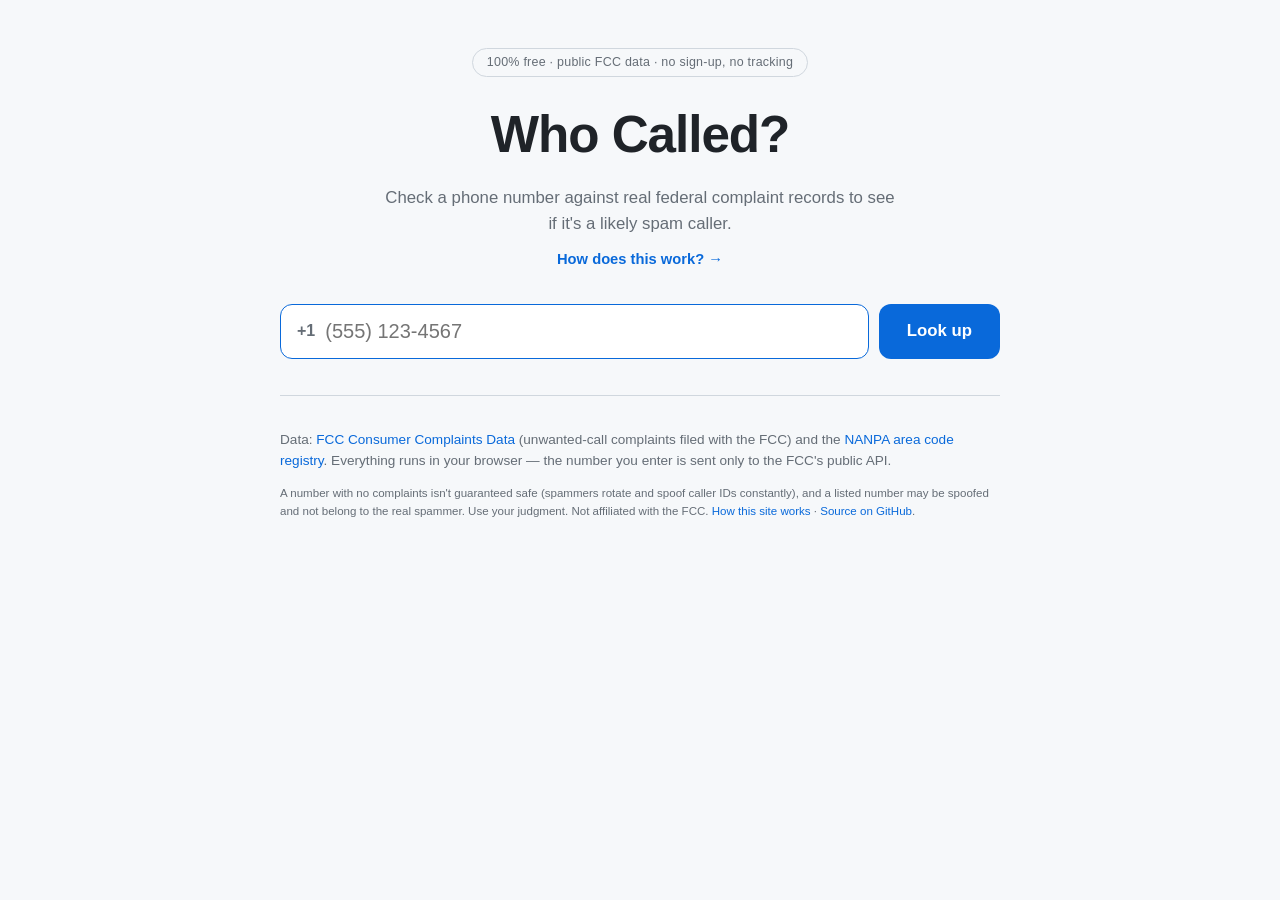
<file: index.html>
<!DOCTYPE html>
<html lang="en">
<head>
  <meta charset="UTF-8">
  <meta name="viewport" content="width=device-width, initial-scale=1.0">
  <title>Who Called? — Free Spam Call Lookup</title>
  <meta name="description" content="Free reverse phone spam lookup using public FCC complaint records. No paywall, no sign-up, no tracking.">
  <link rel="icon" href="data:image/svg+xml,<svg xmlns=%22http://www.w3.org/2000/svg%22 viewBox=%220 0 100 100%22><text y=%22.9em%22 font-size=%2290%22>📵</text></svg>">
  <link rel="stylesheet" href="css/style.css">
</head>
<body>
  <main class="container">
    <header class="hero">
      <div class="badge">100% free &middot; public FCC data &middot; no sign-up, no tracking</div>
      <h1>Who Called?</h1>
      <p class="tagline">Check a phone number against real federal complaint records to see if it's a likely spam caller.</p>
      <p class="hero-links"><a href="about.html">How does this work? →</a></p>
    </header>

    <form id="lookup-form" class="lookup" autocomplete="off">
      <div class="input-wrap">
        <span class="flag">+1</span>
        <input id="phone-input" type="tel" inputmode="tel" placeholder="(555) 123-4567"
               aria-label="Phone number to look up" maxlength="18" autofocus>
      </div>
      <button type="submit" id="lookup-btn">Look&nbsp;up</button>
    </form>
    <p id="input-error" class="input-error" role="alert" hidden></p>

    <section id="results" hidden>
      <div id="verdict" class="verdict">
        <div class="verdict-icon" id="verdict-icon"></div>
        <div class="verdict-text">
          <h2 id="verdict-title"></h2>
          <p id="verdict-sub"></p>
        </div>
        <button id="verdict-report" class="verdict-report" type="button" hidden>Report this caller ↓</button>
      </div>

      <div class="cards">
        <div class="card" id="card-number">
          <h3>Number info</h3>
          <dl id="number-info"></dl>
        </div>
        <div class="card" id="card-stats">
          <h3>Complaint summary</h3>
          <dl id="complaint-stats"></dl>
        </div>
      </div>

      <div class="card" id="card-chart" hidden>
        <h3>Complaints by year</h3>
        <div id="year-chart" class="year-chart" role="img" aria-label="Bar chart of complaints per year"></div>
      </div>

      <div class="card" id="card-map" hidden>
        <h3>Where reports came from</h3>
        <div id="state-map" class="state-map" role="img" aria-label="Tile map of US states shaded by number of complaints"></div>
        <p class="muted map-note">Shading = complaints filed from that state about this number.</p>
      </div>

      <div class="card" id="card-list" hidden>
        <h3>Most recent complaints <span id="list-note" class="muted"></span></h3>
        <div class="table-wrap">
          <table id="complaint-table">
            <thead>
              <tr><th>Date</th><th>Type</th><th>Method</th><th>Reported from</th></tr>
            </thead>
            <tbody></tbody>
          </table>
        </div>
      </div>

      <div class="card report-card" id="card-report">
        <h3>📣 Report this caller</h3>
        <p class="report-intro">Reports are what feed the database you just searched — every one makes the next lookup smarter and builds the enforcement case. It takes about a minute.</p>
        <div class="report-number">
          <span id="report-number-text" class="report-number-text"></span>
          <button id="copy-number" class="copy-btn" type="button">Copy number</button>
        </div>
        <ol class="report-steps">
          <li><strong>Robocall, spoofed caller ID, or scam?</strong> → <a id="report-fcc" href="https://consumercomplaints.fcc.gov/hc/en-us/requests/new?ticket_form_id=39744" target="_blank" rel="noopener">File with the FCC</a> (choose “Phone” → “Unwanted calls”).</li>
          <li><strong>Telemarketer ignoring the Do Not Call list?</strong> → <a id="report-ftc" href="https://www.donotcall.gov/report.html" target="_blank" rel="noopener">Report at donotcall.gov</a> — it asks only for the number, date, and time.</li>
        </ol>
        <h4 class="block-heading">Then block it</h4>
        <div class="block-grid">
          <div class="block-card">
            <div class="block-os">🍎 iPhone</div>
            <div class="block-path"><span>Phone</span><i>→</i><span>Recents</span><i>→</i><span>ⓘ</span><i>→</i><span>Block this Caller</span></div>
          </div>
          <div class="block-card">
            <div class="block-os">🤖 Android</div>
            <div class="block-path"><span>Phone</span><i>→</i><span>hold the number</span><i>→</i><span>Block / report spam</span></div>
          </div>
        </div>
        <p class="block-note">💬 Spam <em>text</em> instead? Forward it to <strong>7726</strong> (spells SPAM) — free, goes straight to your carrier.</p>
      </div>

      <div class="card actions">
        <h3>Dig deeper</h3>
        <div class="action-links" id="action-links"></div>
      </div>
    </section>

    <div id="loading" class="loading" hidden>
      <div class="spinner"></div>
      <p>Checking federal complaint records…</p>
    </div>

    <footer>
      <p>
        Data: <a href="https://opendata.fcc.gov/Consumer/CGB-Consumer-Complaints-Data/vakf-fz8e" target="_blank" rel="noopener">FCC Consumer Complaints Data</a>
        (unwanted-call complaints filed with the FCC) and the
        <a href="https://reports.nanpa.com/" target="_blank" rel="noopener">NANPA area code registry</a>.
        Everything runs in your browser — the number you enter is sent only to the FCC's public API.
      </p>
      <p class="muted">
        A number with no complaints isn't guaranteed safe (spammers rotate and spoof caller IDs constantly),
        and a listed number may be spoofed and not belong to the real spammer. Use your judgment.
        Not affiliated with the FCC. <a href="about.html">How this site works</a> · <a href="https://github.com/DrCaiola/spam-call-lookup" target="_blank" rel="noopener">Source on GitHub</a>.
      </p>
    </footer>
  </main>

  <script src="js/app.js"></script>
</body>
</html>
</file>
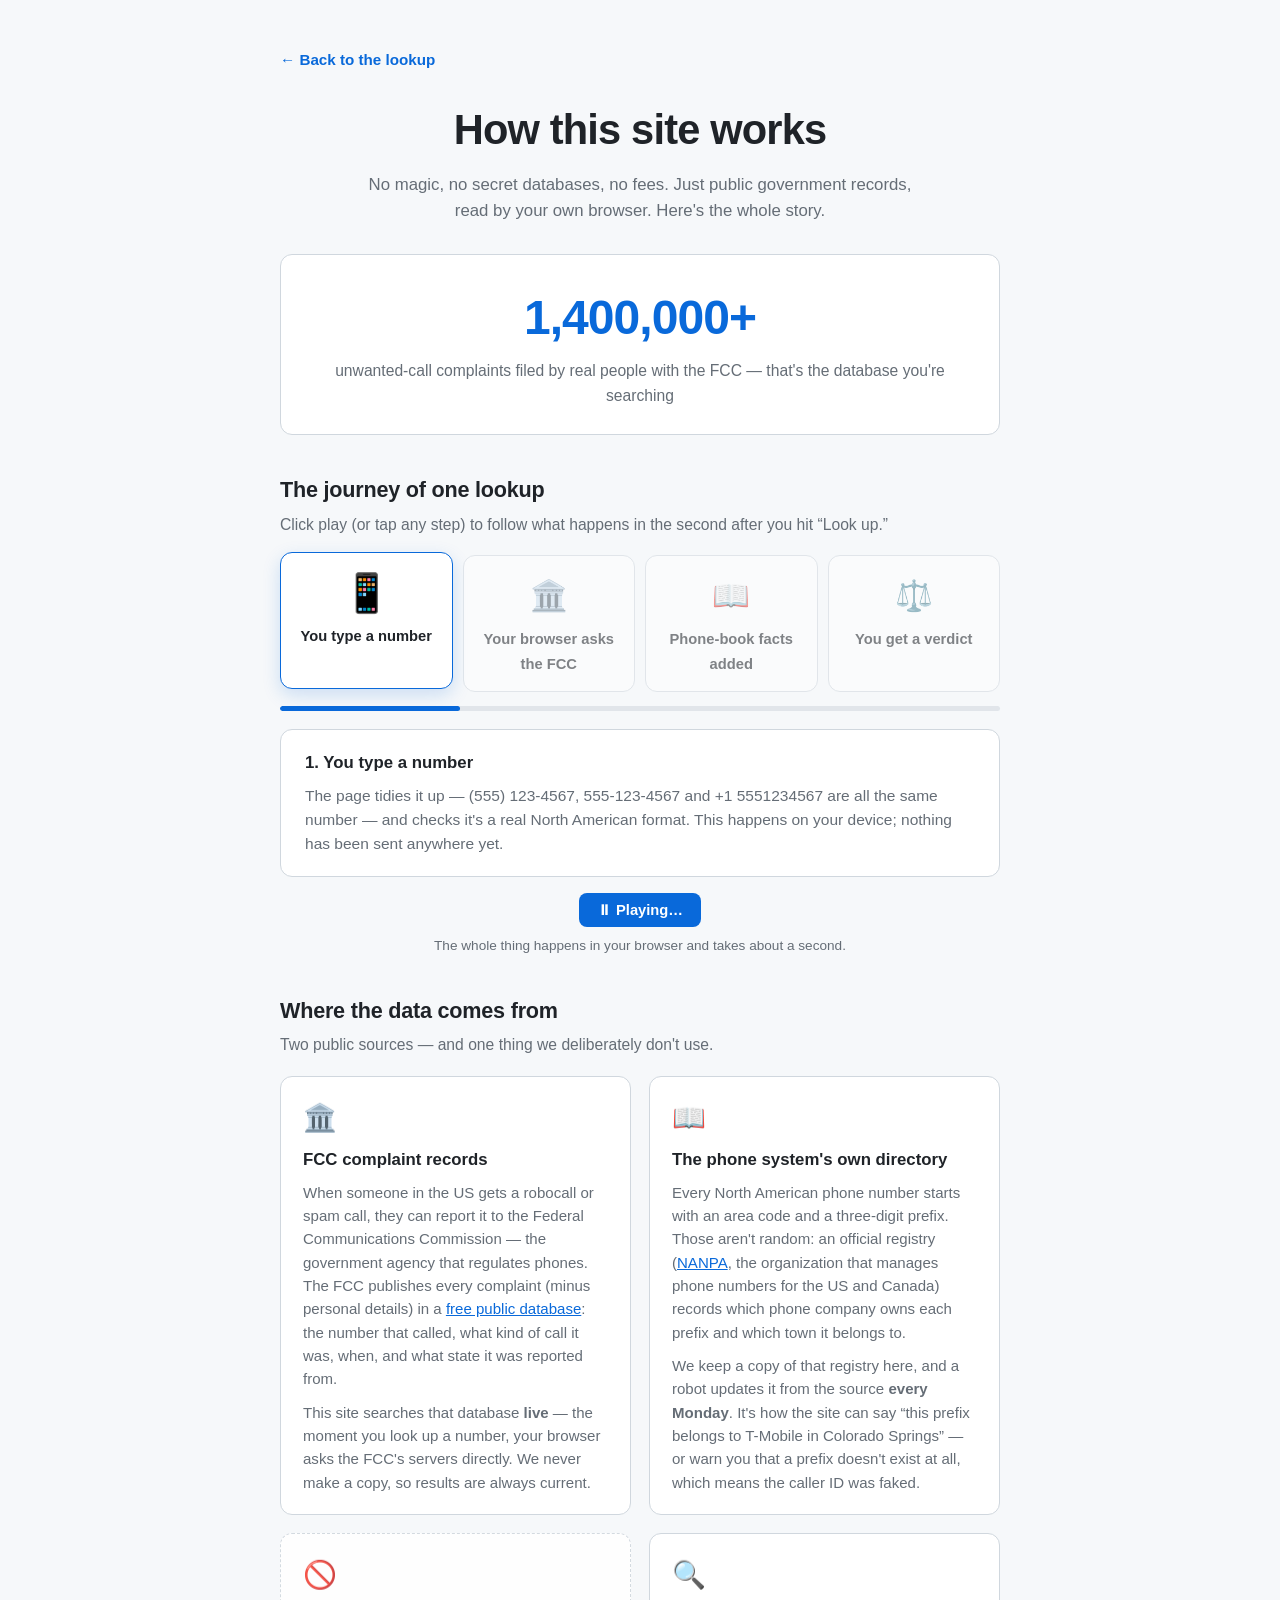
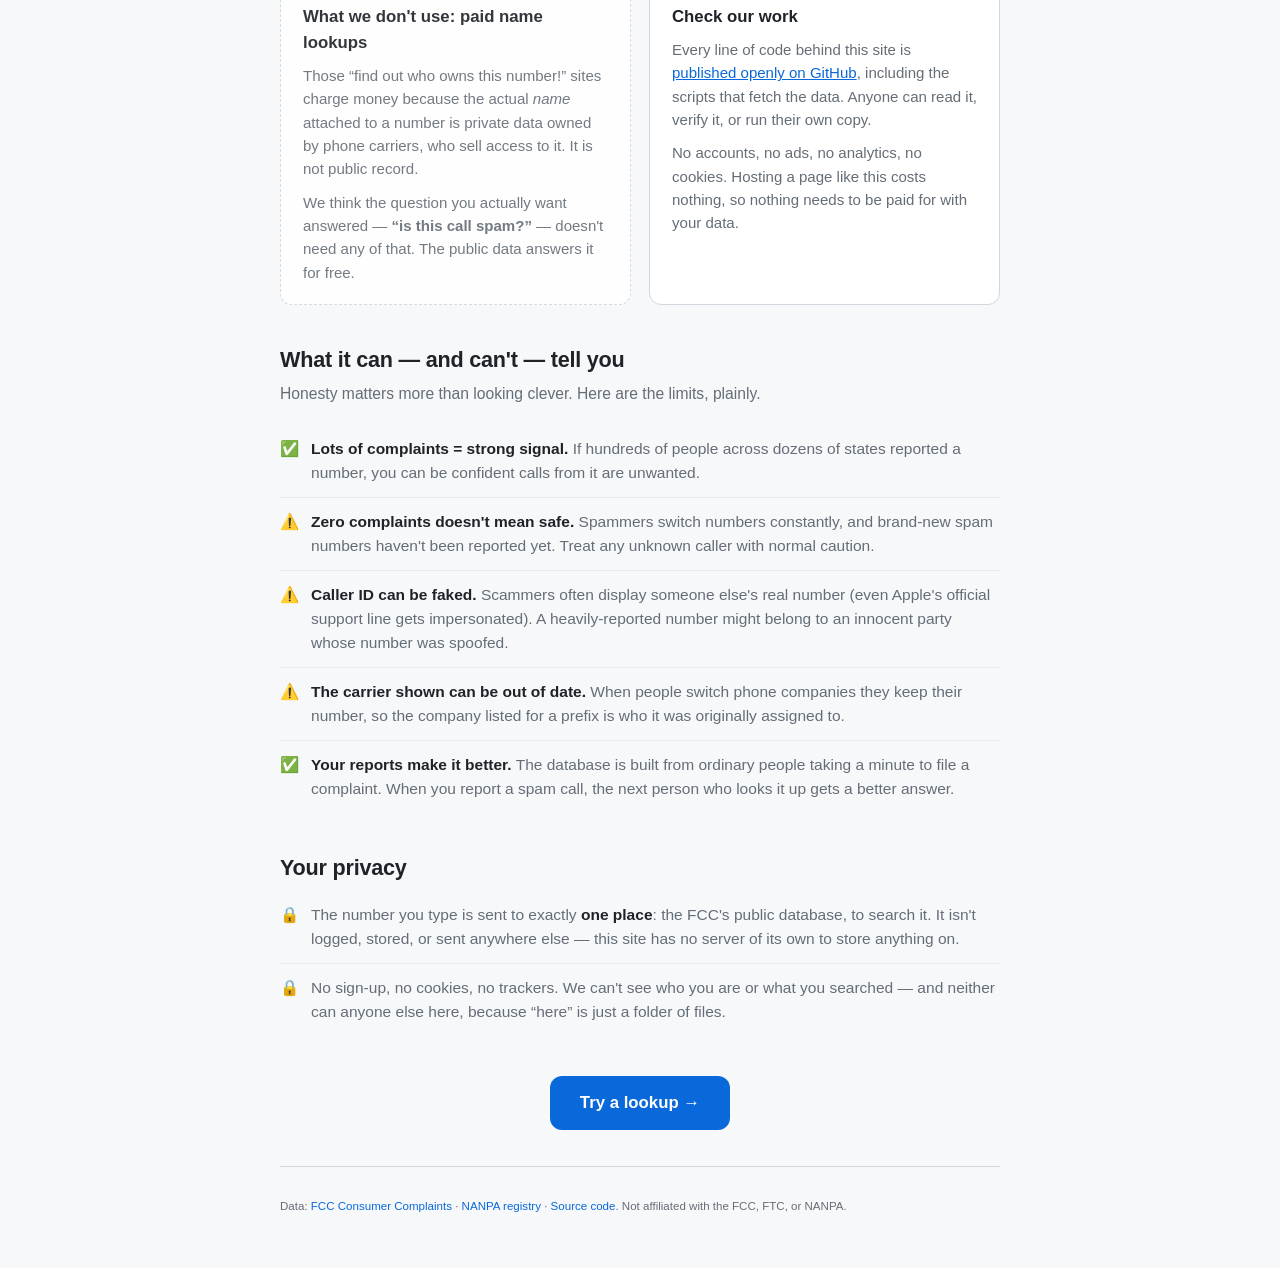
<file: about.html>
<!DOCTYPE html>
<html lang="en">
<head>
  <meta charset="UTF-8">
  <meta name="viewport" content="width=device-width, initial-scale=1.0">
  <title>How it works — Who Called?</title>
  <meta name="description" content="A plain-English explanation of how Who Called? checks numbers for spam using public government data — and what it can and can't tell you.">
  <link rel="icon" href="data:image/svg+xml,<svg xmlns=%22http://www.w3.org/2000/svg%22 viewBox=%220 0 100 100%22><text y=%22.9em%22 font-size=%2290%22>📵</text></svg>">
  <link rel="stylesheet" href="css/style.css">
  <style>
    .back-link {
      display: inline-block;
      color: var(--accent);
      text-decoration: none;
      font-weight: 600;
      font-size: 0.95rem;
      margin-bottom: 26px;
    }
    .back-link:hover { text-decoration: underline; }

    .about-hero { text-align: center; margin-bottom: 30px; }
    .about-hero h1 { font-size: clamp(1.9rem, 5vw, 2.6rem); margin: 0 0 10px; letter-spacing: -0.02em; }
    .about-hero p { color: var(--text-muted); max-width: 560px; margin: 0 auto; font-size: 1.05rem; }

    /* Live counter */
    .big-stat {
      text-align: center;
      border: 1px solid var(--border);
      border-radius: var(--radius);
      background: var(--bg-card);
      padding: 26px 20px;
      margin-bottom: 34px;
    }
    .big-stat .num {
      font-size: clamp(2rem, 7vw, 3rem);
      font-weight: 800;
      font-variant-numeric: tabular-nums;
      color: var(--accent);
      letter-spacing: -0.02em;
    }
    .big-stat .label { color: var(--text-muted); margin-top: 4px; font-size: 0.98rem; }

    /* Journey stepper */
    .journey { margin-bottom: 10px; }
    .journey-track {
      display: grid;
      grid-template-columns: repeat(4, 1fr);
      gap: 10px;
      position: relative;
      margin-bottom: 14px;
    }
    .journey-step {
      background: var(--bg-card);
      border: 1px solid var(--border);
      border-radius: var(--radius);
      padding: 16px 12px 14px;
      text-align: center;
      cursor: pointer;
      transition: border-color 0.25s, transform 0.25s, opacity 0.25s;
      opacity: 0.55;
    }
    .journey-step .emoji { font-size: 1.9rem; display: block; margin-bottom: 8px; transition: transform 0.3s; }
    .journey-step .step-name { font-weight: 700; font-size: 0.92rem; }
    .journey-step.active {
      opacity: 1;
      border-color: var(--accent);
      transform: translateY(-3px);
      box-shadow: 0 6px 18px color-mix(in srgb, var(--accent) 18%, transparent);
    }
    .journey-step.active .emoji { transform: scale(1.25); }
    .journey-step.done { opacity: 0.85; }
    .journey-step.done .step-name::after { content: " ✓"; color: var(--ok); }

    .journey-bar {
      height: 5px;
      background: color-mix(in srgb, var(--border) 55%, transparent);
      border-radius: 999px;
      overflow: hidden;
      margin-bottom: 18px;
    }
    .journey-bar .fill {
      height: 100%;
      width: 0%;
      background: var(--accent);
      border-radius: 999px;
      transition: width 0.55s ease;
    }

    .journey-detail {
      background: var(--bg-card);
      border: 1px solid var(--border);
      border-radius: var(--radius);
      padding: 20px 24px;
      min-height: 108px;
    }
    .journey-detail h3 { margin: 0 0 8px; font-size: 1.05rem; }
    .journey-detail p { margin: 0; color: var(--text-muted); font-size: 0.97rem; }
    .journey-controls { text-align: center; margin: 16px 0 0; }
    .journey-controls button {
      background: var(--accent);
      color: #fff;
      border: none;
      border-radius: 8px;
      font-size: 0.92rem;
      font-weight: 600;
      padding: 9px 18px;
      cursor: pointer;
    }
    .journey-controls button:hover { filter: brightness(1.12); }
    .journey-controls .hint { color: var(--text-muted); font-size: 0.85rem; margin-top: 8px; }

    @media (max-width: 640px) {
      .journey-track { grid-template-columns: repeat(2, 1fr); }
    }

    /* Sections */
    .about-section { margin: 38px 0; }
    .about-section > h2 { font-size: 1.35rem; margin: 0 0 6px; letter-spacing: -0.01em; }
    .about-section > .section-sub { color: var(--text-muted); margin: 0 0 18px; font-size: 0.98rem; }

    .source-cards { display: grid; grid-template-columns: 1fr 1fr; gap: 18px; }
    @media (max-width: 640px) { .source-cards { grid-template-columns: 1fr; } }
    .source-card {
      background: var(--bg-card);
      border: 1px solid var(--border);
      border-radius: var(--radius);
      padding: 20px 22px;
    }
    .source-card .emoji { font-size: 1.7rem; }
    .source-card h3 { margin: 8px 0 8px; font-size: 1.05rem; }
    .source-card p { margin: 0 0 10px; color: var(--text-muted); font-size: 0.94rem; }
    .source-card p:last-child { margin-bottom: 0; }
    .source-card a { color: var(--accent); }
    .source-card.not-used { border-style: dashed; opacity: 0.9; }

    .plain-list { margin: 0; padding: 0; list-style: none; }
    .plain-list li {
      display: flex;
      gap: 12px;
      padding: 12px 0;
      border-bottom: 1px solid color-mix(in srgb, var(--border) 45%, transparent);
      font-size: 0.97rem;
    }
    .plain-list li:last-child { border-bottom: none; }
    .plain-list .mark { flex-shrink: 0; }
    .plain-list .body { color: var(--text-muted); }
    .plain-list .body strong { color: var(--text); }

    .cta-row { text-align: center; margin-top: 40px; }
    .cta-row a {
      display: inline-block;
      background: var(--accent);
      color: #fff;
      text-decoration: none;
      font-weight: 700;
      font-size: 1.05rem;
      border-radius: var(--radius);
      padding: 14px 30px;
    }
    .cta-row a:hover { filter: brightness(1.12); }
  </style>
</head>
<body>
  <main class="container">
    <a class="back-link" href="./">← Back to the lookup</a>

    <header class="about-hero">
      <h1>How this site works</h1>
      <p>No magic, no secret databases, no fees. Just public government records, read by your own browser. Here's the whole story.</p>
    </header>

    <div class="big-stat">
      <div class="num" id="live-count">1,400,000+</div>
      <div class="label">unwanted-call complaints filed by real people with the FCC — that's the database you're searching<span id="live-note"></span></div>
    </div>

    <section class="about-section journey">
      <h2>The journey of one lookup</h2>
      <p class="section-sub">Click play (or tap any step) to follow what happens in the second after you hit “Look up.”</p>

      <div class="journey-track" id="journey-track"></div>
      <div class="journey-bar"><div class="fill" id="journey-fill"></div></div>
      <div class="journey-detail">
        <h3 id="journey-title"></h3>
        <p id="journey-text"></p>
      </div>
      <div class="journey-controls">
        <button id="journey-play" type="button">▶ Play</button>
        <p class="hint">The whole thing happens in your browser and takes about a second.</p>
      </div>
    </section>

    <section class="about-section">
      <h2>Where the data comes from</h2>
      <p class="section-sub">Two public sources — and one thing we deliberately don't use.</p>
      <div class="source-cards">
        <div class="source-card">
          <span class="emoji">🏛️</span>
          <h3>FCC complaint records</h3>
          <p>When someone in the US gets a robocall or spam call, they can report it to the Federal Communications Commission — the government agency that regulates phones. The FCC publishes every complaint (minus personal details) in a <a href="https://opendata.fcc.gov/Consumer/CGB-Consumer-Complaints-Data/vakf-fz8e" target="_blank" rel="noopener">free public database</a>: the number that called, what kind of call it was, when, and what state it was reported from.</p>
          <p>This site searches that database <strong>live</strong> — the moment you look up a number, your browser asks the FCC's servers directly. We never make a copy, so results are always current.</p>
        </div>
        <div class="source-card">
          <span class="emoji">📖</span>
          <h3>The phone system's own directory</h3>
          <p>Every North American phone number starts with an area code and a three-digit prefix. Those aren't random: an official registry (<a href="https://www.nanpa.com/" target="_blank" rel="noopener">NANPA</a>, the organization that manages phone numbers for the US and Canada) records which phone company owns each prefix and which town it belongs to.</p>
          <p>We keep a copy of that registry here, and a robot updates it from the source <strong>every Monday</strong>. It's how the site can say “this prefix belongs to T-Mobile in Colorado Springs” — or warn you that a prefix doesn't exist at all, which means the caller ID was faked.</p>
        </div>
        <div class="source-card not-used">
          <span class="emoji">🚫</span>
          <h3>What we don't use: paid name lookups</h3>
          <p>Those “find out who owns this number!” sites charge money because the actual <em>name</em> attached to a number is private data owned by phone carriers, who sell access to it. It is not public record.</p>
          <p>We think the question you actually want answered — <strong>“is this call spam?”</strong> — doesn't need any of that. The public data answers it for free.</p>
        </div>
        <div class="source-card">
          <span class="emoji">🔍</span>
          <h3>Check our work</h3>
          <p>Every line of code behind this site is <a href="https://github.com/DrCaiola/spam-call-lookup" target="_blank" rel="noopener">published openly on GitHub</a>, including the scripts that fetch the data. Anyone can read it, verify it, or run their own copy.</p>
          <p>No accounts, no ads, no analytics, no cookies. Hosting a page like this costs nothing, so nothing needs to be paid for with your data.</p>
        </div>
      </div>
    </section>

    <section class="about-section">
      <h2>What it can — and can't — tell you</h2>
      <p class="section-sub">Honesty matters more than looking clever. Here are the limits, plainly.</p>
      <ul class="plain-list">
        <li><span class="mark">✅</span><span class="body"><strong>Lots of complaints = strong signal.</strong> If hundreds of people across dozens of states reported a number, you can be confident calls from it are unwanted.</span></li>
        <li><span class="mark">⚠️</span><span class="body"><strong>Zero complaints doesn't mean safe.</strong> Spammers switch numbers constantly, and brand-new spam numbers haven't been reported yet. Treat any unknown caller with normal caution.</span></li>
        <li><span class="mark">⚠️</span><span class="body"><strong>Caller ID can be faked.</strong> Scammers often display someone else's real number (even Apple's official support line gets impersonated). A heavily-reported number might belong to an innocent party whose number was spoofed.</span></li>
        <li><span class="mark">⚠️</span><span class="body"><strong>The carrier shown can be out of date.</strong> When people switch phone companies they keep their number, so the company listed for a prefix is who it was originally assigned to.</span></li>
        <li><span class="mark">✅</span><span class="body"><strong>Your reports make it better.</strong> The database is built from ordinary people taking a minute to file a complaint. When you report a spam call, the next person who looks it up gets a better answer.</span></li>
      </ul>
    </section>

    <section class="about-section">
      <h2>Your privacy</h2>
      <ul class="plain-list">
        <li><span class="mark">🔒</span><span class="body">The number you type is sent to exactly <strong>one place</strong>: the FCC's public database, to search it. It isn't logged, stored, or sent anywhere else — this site has no server of its own to store anything on.</span></li>
        <li><span class="mark">🔒</span><span class="body">No sign-up, no cookies, no trackers. We can't see who you are or what you searched — and neither can anyone else here, because “here” is just a folder of files.</span></li>
      </ul>
    </section>

    <div class="cta-row">
      <a href="./">Try a lookup →</a>
    </div>

    <footer>
      <p class="muted">
        Data: <a href="https://opendata.fcc.gov/Consumer/CGB-Consumer-Complaints-Data/vakf-fz8e" target="_blank" rel="noopener">FCC Consumer Complaints</a> ·
        <a href="https://www.nanpa.com/reports/co-code-reports/cocodes_assign" target="_blank" rel="noopener">NANPA registry</a> ·
        <a href="https://github.com/DrCaiola/spam-call-lookup" target="_blank" rel="noopener">Source code</a>.
        Not affiliated with the FCC, FTC, or NANPA.
      </p>
    </footer>
  </main>

  <script>
    (() => {
      "use strict";

      // ---- Live complaint counter (graceful if the API is unreachable) ----
      const countEl = document.getElementById("live-count");
      fetch("https://opendata.fcc.gov/resource/vakf-fz8e.json?$select=count(*)&$where=" +
            encodeURIComponent("issue='Unwanted Calls'"))
        .then((r) => r.json())
        .then((j) => {
          const target = parseInt(j?.[0]?.count, 10);
          if (!target) return;
          document.getElementById("live-note").textContent = " (live count)";
          const start = performance.now(), dur = 1800, from = target * 0.9;
          const tick = (t) => {
            const p = Math.min(1, (t - start) / dur);
            const eased = 1 - Math.pow(1 - p, 3);
            countEl.textContent = Math.round(from + (target - from) * eased).toLocaleString();
            if (p < 1) requestAnimationFrame(tick);
          };
          requestAnimationFrame(tick);
        })
        .catch(() => {}); // keep the static fallback text

      // ---- Journey stepper ----
      const STEPS = [
        {
          emoji: "📱", name: "You type a number",
          title: "1. You type a number",
          text: "The page tidies it up — (555) 123-4567, 555-123-4567 and +1 5551234567 are all the same number — and checks it's a real North American format. This happens on your device; nothing has been sent anywhere yet.",
        },
        {
          emoji: "🏛️", name: "Your browser asks the FCC",
          title: "2. Your browser asks the FCC",
          text: "Your browser sends one question directly to the US government's public complaint database: “has anyone reported this number?” The answer comes straight back from the FCC — this site never sees or stores your search.",
        },
        {
          emoji: "📖", name: "Phone-book facts added",
          title: "3. Phone-book facts are added",
          text: "The site checks the number's area code and prefix against the phone system's official registry: which company owns it, what town it's tied to, whether it's toll-free — or whether it doesn't exist at all (a sure sign of a faked caller ID).",
        },
        {
          emoji: "⚖️", name: "You get a verdict",
          title: "4. You get a verdict",
          text: "Complaint count and recency become a plain-English rating — from “no complaints on file” to “very likely spam” — plus a map of where reports came from, and one-click ways to report or block the caller. Nothing about your search is saved.",
        },
      ];

      const track = document.getElementById("journey-track");
      const fill = document.getElementById("journey-fill");
      const title = document.getElementById("journey-title");
      const text = document.getElementById("journey-text");
      const playBtn = document.getElementById("journey-play");
      let current = -1, timer = null;

      STEPS.forEach((s, i) => {
        const div = document.createElement("div");
        div.className = "journey-step";
        div.setAttribute("role", "button");
        div.setAttribute("tabindex", "0");
        const em = document.createElement("span"); em.className = "emoji"; em.textContent = s.emoji;
        const nm = document.createElement("span"); nm.className = "step-name"; nm.textContent = s.name;
        div.append(em, nm);
        const go = () => { stopAuto(); show(i); };
        div.addEventListener("click", go);
        div.addEventListener("keydown", (e) => { if (e.key === "Enter" || e.key === " ") { e.preventDefault(); go(); } });
        track.append(div);
      });
      const stepEls = [...track.children];

      function show(i) {
        current = i;
        stepEls.forEach((elm, j) => {
          elm.classList.toggle("active", j === i);
          elm.classList.toggle("done", j < i);
        });
        fill.style.width = `${((i + 1) / STEPS.length) * 100}%`;
        title.textContent = STEPS[i].title;
        text.textContent = STEPS[i].text;
      }

      function stopAuto() {
        if (timer) { clearInterval(timer); timer = null; }
        playBtn.textContent = "▶ Replay";
      }

      function play() {
        stopAuto();
        playBtn.textContent = "⏸ Playing…";
        show(0);
        timer = setInterval(() => {
          if (current >= STEPS.length - 1) { stopAuto(); return; }
          show(current + 1);
        }, 3400);
      }

      playBtn.addEventListener("click", play);
      show(0);

      // Auto-play once when the stepper scrolls into view
      let played = false;
      new IntersectionObserver((entries, obs) => {
        if (entries.some((e) => e.isIntersecting) && !played) {
          played = true;
          play();
          obs.disconnect();
        }
      }, { threshold: 0.4 }).observe(track);
    })();
  </script>
</body>
</html>
</file>
<file: css/style.css>
:root {
  --bg: #0d1117;
  --bg-card: #161b22;
  --bg-input: #010409;
  --border: #30363d;
  --text: #e6edf3;
  --text-muted: #8b949e;
  --accent: #58a6ff;
  --ok: #3fb950;
  --warn: #d29922;
  --bad: #f85149;
  --radius: 12px;
  --font: -apple-system, BlinkMacSystemFont, "Segoe UI", Roboto, Helvetica, Arial, sans-serif;
}

@media (prefers-color-scheme: light) {
  :root {
    --bg: #f6f8fa;
    --bg-card: #ffffff;
    --bg-input: #ffffff;
    --border: #d0d7de;
    --text: #1f2328;
    --text-muted: #656d76;
    --accent: #0969da;
    --ok: #1a7f37;
    --warn: #9a6700;
    --bad: #cf222e;
  }
}

* { box-sizing: border-box; }

body {
  margin: 0;
  background: var(--bg);
  color: var(--text);
  font-family: var(--font);
  line-height: 1.55;
  -webkit-font-smoothing: antialiased;
}

.container {
  max-width: 760px;
  margin: 0 auto;
  padding: 48px 20px 40px;
}

/* Hero */
.hero { text-align: center; margin-bottom: 32px; }
.badge {
  display: inline-block;
  font-size: 0.78rem;
  letter-spacing: 0.02em;
  color: var(--text-muted);
  border: 1px solid var(--border);
  border-radius: 999px;
  padding: 4px 14px;
  margin-bottom: 18px;
}
h1 {
  font-size: clamp(2.2rem, 6vw, 3.2rem);
  margin: 0 0 10px;
  letter-spacing: -0.02em;
}
.tagline {
  color: var(--text-muted);
  font-size: 1.05rem;
  max-width: 520px;
  margin: 0 auto;
}
.hero-links { margin: 10px 0 0; }
.hero-links a {
  color: var(--accent);
  text-decoration: none;
  font-size: 0.92rem;
  font-weight: 600;
}
.hero-links a:hover { text-decoration: underline; }

/* Lookup form */
.lookup {
  display: flex;
  gap: 10px;
  margin-top: 8px;
}
.input-wrap {
  flex: 1;
  display: flex;
  align-items: center;
  background: var(--bg-input);
  border: 1px solid var(--border);
  border-radius: var(--radius);
  padding: 0 16px;
  transition: border-color 0.15s;
}
.input-wrap:focus-within { border-color: var(--accent); }
.flag {
  color: var(--text-muted);
  font-weight: 600;
  margin-right: 10px;
  user-select: none;
}
#phone-input {
  flex: 1;
  background: none;
  border: none;
  outline: none;
  color: var(--text);
  font-size: 1.25rem;
  padding: 15px 0;
  font-variant-numeric: tabular-nums;
  min-width: 0;
}
#lookup-btn {
  background: var(--accent);
  color: #fff;
  border: none;
  border-radius: var(--radius);
  font-size: 1.05rem;
  font-weight: 600;
  padding: 0 28px;
  cursor: pointer;
  transition: filter 0.15s;
}
#lookup-btn:hover { filter: brightness(1.12); }
#lookup-btn:disabled { opacity: 0.6; cursor: wait; }

.input-error {
  color: var(--bad);
  font-size: 0.9rem;
  margin: 10px 4px 0;
}

/* Verdict banner */
.verdict {
  display: flex;
  align-items: center;
  gap: 18px;
  border-radius: var(--radius);
  border: 1px solid var(--border);
  padding: 22px 24px;
  margin: 28px 0 18px;
}
.verdict.ok   { border-color: color-mix(in srgb, var(--ok) 55%, transparent);  background: color-mix(in srgb, var(--ok) 9%, transparent); }
.verdict.warn { border-color: color-mix(in srgb, var(--warn) 55%, transparent); background: color-mix(in srgb, var(--warn) 9%, transparent); }
.verdict.bad  { border-color: color-mix(in srgb, var(--bad) 55%, transparent);  background: color-mix(in srgb, var(--bad) 9%, transparent); }
.verdict-icon { font-size: 2.4rem; line-height: 1; }
.verdict-text h2 { margin: 0 0 4px; font-size: 1.3rem; }
.verdict-text p { margin: 0; color: var(--text-muted); font-size: 0.95rem; }

/* Cards */
.cards {
  display: grid;
  grid-template-columns: 1fr 1fr;
  gap: 18px;
}
@media (max-width: 640px) {
  .cards { grid-template-columns: 1fr; }
  .lookup { flex-direction: column; }
  #lookup-btn { padding: 14px; }
}
.card {
  background: var(--bg-card);
  border: 1px solid var(--border);
  border-radius: var(--radius);
  padding: 18px 22px;
  margin-bottom: 18px;
}
.cards .card { margin-bottom: 0; }
.cards { margin-bottom: 18px; }
.card h3 {
  margin: 0 0 12px;
  font-size: 0.85rem;
  text-transform: uppercase;
  letter-spacing: 0.06em;
  color: var(--text-muted);
}
.card dl { margin: 0; }
.card dl div {
  display: flex;
  justify-content: space-between;
  gap: 12px;
  padding: 5px 0;
  border-bottom: 1px solid color-mix(in srgb, var(--border) 45%, transparent);
}
.card dl div:last-child { border-bottom: none; }
.card dt { color: var(--text-muted); font-size: 0.92rem; }
.card dd { margin: 0; font-weight: 600; text-align: right; font-size: 0.95rem; }

/* Year chart */
.year-chart {
  display: flex;
  align-items: flex-end;
  gap: 10px;
  height: 120px;
  padding-top: 6px;
}
.year-bar {
  flex: 1;
  display: flex;
  flex-direction: column;
  justify-content: flex-end;
  align-items: center;
  gap: 6px;
  height: 100%;
  font-size: 0.75rem;
  color: var(--text-muted);
  font-variant-numeric: tabular-nums;
}
.year-bar .bar {
  width: 100%;
  max-width: 54px;
  background: var(--accent);
  border-radius: 4px 4px 0 0;
  min-height: 3px;
  opacity: 0.85;
}
.year-bar .count { font-weight: 600; color: var(--text); }

/* State tile map */
.state-map svg { width: 100%; height: auto; display: block; }
.tile {
  fill: color-mix(in srgb, var(--border) 40%, transparent);
  stroke: var(--border);
  stroke-width: 1;
}
.tile.hit { fill: var(--bad); stroke: color-mix(in srgb, var(--bad) 60%, var(--border)); }
.tile-label {
  fill: var(--text-muted);
  font-size: 13px;
  font-weight: 600;
  text-anchor: middle;
  pointer-events: none;
}
.tile-label.hit, .tile-count { fill: var(--text); }
.tile-count {
  font-size: 14px;
  font-weight: 700;
  text-anchor: middle;
  pointer-events: none;
  font-variant-numeric: tabular-nums;
}
.map-note { margin: 10px 0 0; }

/* Report card */
.report-card { border-color: color-mix(in srgb, var(--accent) 45%, var(--border)); }
.report-intro { margin: 0 0 14px; color: var(--text-muted); font-size: 0.95rem; }
.report-number {
  display: flex;
  align-items: center;
  gap: 12px;
  background: var(--bg-input);
  border: 1px solid var(--border);
  border-radius: 8px;
  padding: 10px 14px;
  margin-bottom: 14px;
}
.report-number-text {
  font-size: 1.15rem;
  font-weight: 700;
  font-variant-numeric: tabular-nums;
  flex: 1;
  user-select: all;
}
.copy-btn {
  background: var(--accent);
  color: #fff;
  border: none;
  border-radius: 6px;
  font-size: 0.88rem;
  font-weight: 600;
  padding: 8px 14px;
  cursor: pointer;
  white-space: nowrap;
}
.copy-btn:hover { filter: brightness(1.12); }
.report-steps { margin: 0; padding-left: 20px; font-size: 0.95rem; }
.report-steps li { margin-bottom: 10px; }
.report-steps li:last-child { margin-bottom: 0; }
.report-steps a { color: var(--accent); font-weight: 600; }

/* Block-it instructions */
.block-heading {
  margin: 18px 0 10px;
  font-size: 0.85rem;
  text-transform: uppercase;
  letter-spacing: 0.06em;
  color: var(--text-muted);
}
.block-grid {
  display: grid;
  grid-template-columns: 1fr 1fr;
  gap: 12px;
}
@media (max-width: 640px) { .block-grid { grid-template-columns: 1fr; } }
.block-card {
  background: var(--bg-input);
  border: 1px solid var(--border);
  border-radius: 8px;
  padding: 12px 14px;
}
.block-os { font-weight: 700; font-size: 0.95rem; margin-bottom: 10px; }
.block-path {
  display: flex;
  flex-wrap: wrap;
  align-items: center;
  gap: 6px;
}
.block-path span {
  background: color-mix(in srgb, var(--border) 45%, transparent);
  border: 1px solid var(--border);
  border-radius: 6px;
  padding: 3px 9px;
  font-size: 0.85rem;
  font-weight: 600;
  white-space: nowrap;
}
.block-path i { color: var(--text-muted); font-style: normal; font-size: 0.85rem; }
.block-note { margin: 12px 0 0; color: var(--text-muted); font-size: 0.9rem; }

/* Verdict report CTA */
.verdict-report {
  margin-left: auto;
  background: var(--bad);
  color: #fff;
  border: none;
  border-radius: 8px;
  font-size: 0.92rem;
  font-weight: 600;
  padding: 10px 16px;
  cursor: pointer;
  white-space: nowrap;
}
.verdict-report:hover { filter: brightness(1.12); }
.verdict.warn .verdict-report { background: var(--warn); }
@media (max-width: 640px) {
  .verdict { flex-wrap: wrap; }
  .verdict-report { margin: 4px 0 0; width: 100%; }
}

.carrier-flag { color: var(--warn); font-weight: 600; font-size: 0.85em; }

/* Complaint table */
.table-wrap { overflow-x: auto; }
table {
  width: 100%;
  border-collapse: collapse;
  font-size: 0.92rem;
}
th, td {
  text-align: left;
  padding: 8px 12px 8px 0;
  border-bottom: 1px solid color-mix(in srgb, var(--border) 45%, transparent);
  white-space: nowrap;
}
th {
  color: var(--text-muted);
  font-weight: 600;
  font-size: 0.8rem;
  text-transform: uppercase;
  letter-spacing: 0.04em;
}
tbody tr:last-child td { border-bottom: none; }

/* Action links */
.action-links { display: flex; flex-wrap: wrap; gap: 10px; }
.action-links a {
  display: inline-block;
  border: 1px solid var(--border);
  border-radius: 8px;
  padding: 8px 14px;
  color: var(--accent);
  text-decoration: none;
  font-size: 0.92rem;
  font-weight: 600;
  transition: border-color 0.15s, background 0.15s;
}
.action-links a:hover {
  border-color: var(--accent);
  background: color-mix(in srgb, var(--accent) 8%, transparent);
}

/* Loading */
.loading { text-align: center; padding: 40px 0; color: var(--text-muted); }
.spinner {
  width: 34px;
  height: 34px;
  margin: 0 auto 14px;
  border: 3px solid var(--border);
  border-top-color: var(--accent);
  border-radius: 50%;
  animation: spin 0.8s linear infinite;
}
@keyframes spin { to { transform: rotate(360deg); } }

/* Footer */
footer {
  margin-top: 36px;
  padding-top: 20px;
  border-top: 1px solid var(--border);
  font-size: 0.85rem;
  color: var(--text-muted);
}
footer a { color: var(--accent); text-decoration: none; }
footer a:hover { text-decoration: underline; }
.muted { color: var(--text-muted); font-weight: 400; font-size: 0.85em; }
</file>
